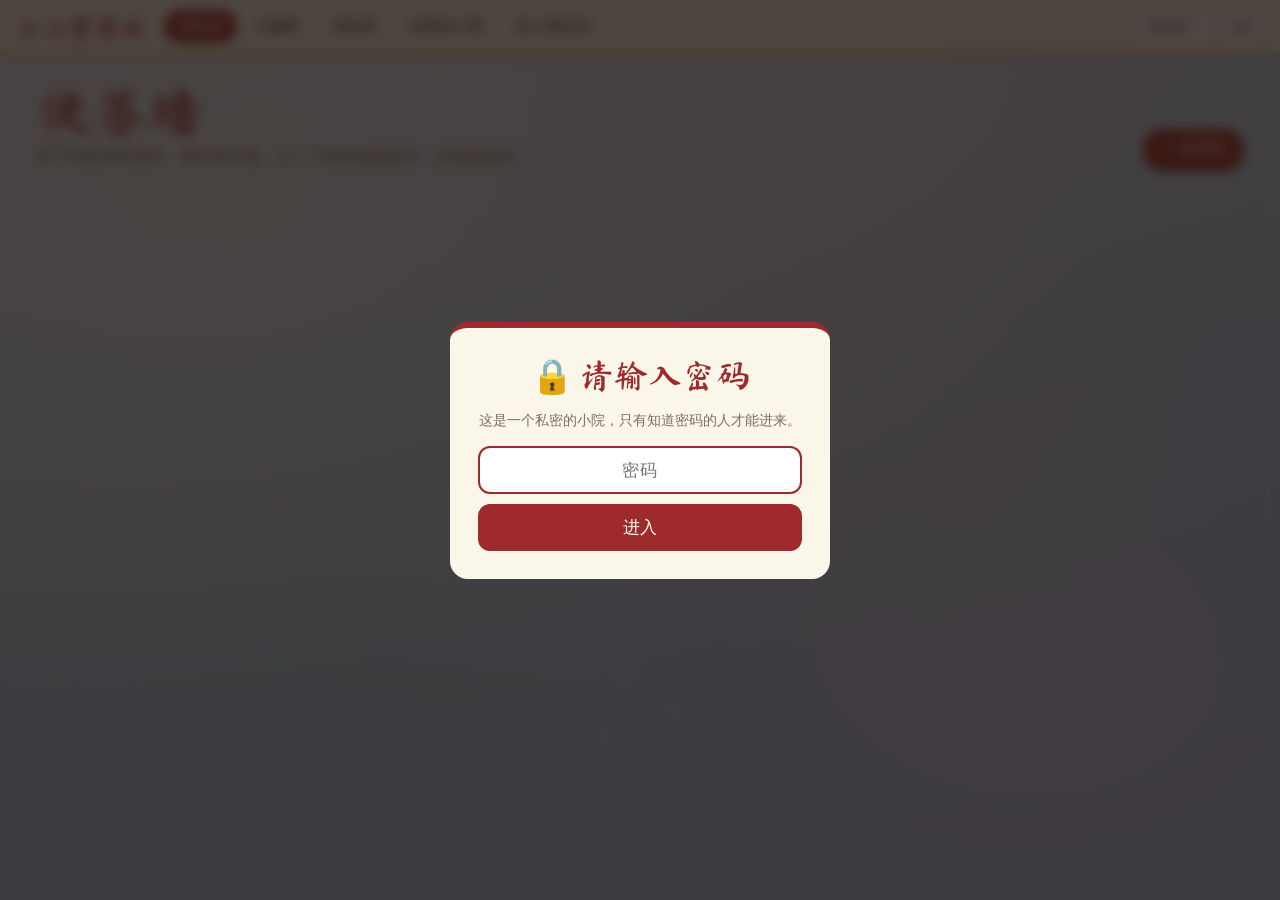
<file: index.html>
<!doctype html>
<html lang="zh-CN">
<head>
  <meta charset="utf-8">
  <meta name="viewport" content="width=device-width, initial-scale=1">
  <title>便签墙 · 小小紫禁城</title>
  <link rel="preconnect" href="https://fonts.googleapis.com">
  <link rel="stylesheet" href="https://fonts.googleapis.com/css2?family=Ma+Shan+Zheng&display=swap">
  <link rel="stylesheet" href="common.css">
  <link rel="stylesheet" href="notes.css">
</head>
<body data-page="notes" class="palace">
  <main class="wall">
    <header class="wall-head">
      <div>
        <h1 data-i18n="wallTitle">便签墙</h1>
        <p data-i18n="wallSub"></p>
      </div>
      <button id="add" class="btn-red" data-i18n="newNote">＋ 新便签</button>
    </header>
    <div id="notes" class="notes"></div>
    <p id="empty" class="empty" data-i18n="emptyWall" hidden></p>
  </main>

  <div id="editor" class="modal" hidden>
    <form id="form" class="sheet">
      <h2 id="editHead"></h2>
      <div id="pv" class="note preview">
        <input id="fTitle" class="n-title" data-i18n-ph="titlePh" maxlength="120" autocomplete="off">
        <textarea id="fBody" class="n-body" data-i18n-ph="bodyPh" rows="5" maxlength="10000"></textarea>
      </div>
      <div class="row"><span data-i18n="noteColor"></span><div id="noteColors" class="swatches"></div></div>
      <div class="row"><span data-i18n="textColor"></span><div id="textColors" class="swatches"></div></div>
      <div class="actions">
        <button type="button" id="cancel" class="btn-soft" data-i18n="cancel"></button>
        <button type="submit" class="btn-red" data-i18n="save"></button>
      </div>
    </form>
  </div>


  <script src="config.js"></script>
  <script src="common.js?v=letter-1"></script>
  <script src="bg.js"></script>
  <script src="notes.js"></script>
</body>
</html>
</file>
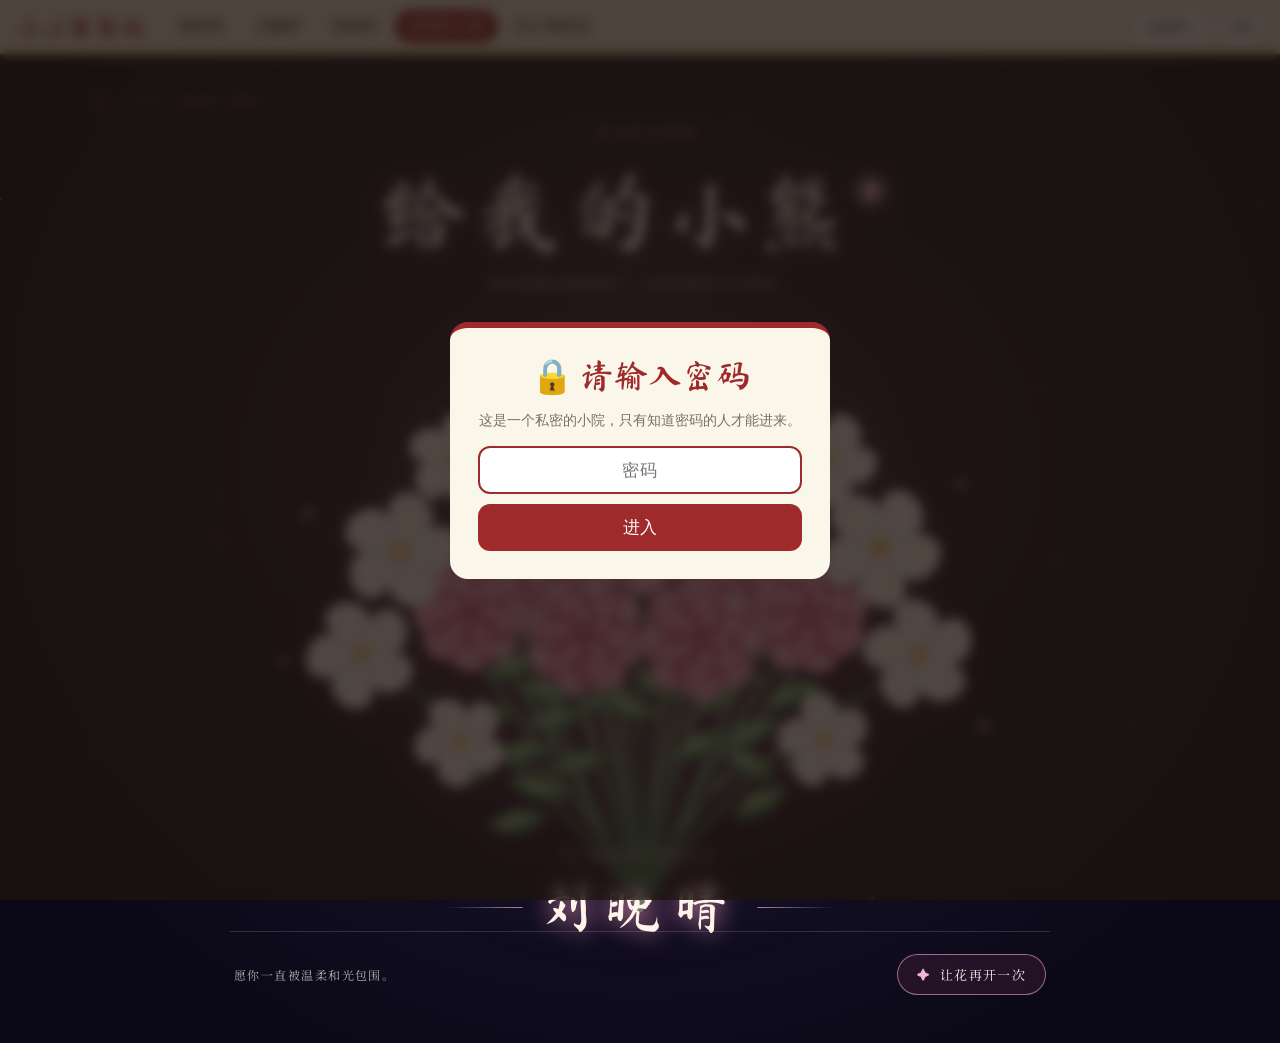
<file: flowers.html>
<!doctype html>
<html lang="zh-CN">
<head>
  <meta charset="utf-8">
  <meta name="viewport" content="width=device-width, initial-scale=1">
  <meta name="theme-color" content="#0b0918">
  <title>给我的小熊 · 刘晚晴</title>
  <link rel="preconnect" href="https://fonts.googleapis.com">
  <link rel="stylesheet" href="https://fonts.googleapis.com/css2?family=Ma+Shan+Zheng&family=Noto+Serif+SC:wght@400;500&display=swap">
  <link rel="stylesheet" href="common.css">
  <link rel="stylesheet" href="flowers.css">
</head>
<body data-page="flowers" class="flower-page">
  <canvas id="nightSky" class="night-sky" aria-hidden="true"></canvas>
  <main class="flower-main">
    <div class="opening" aria-hidden="true"><span>01</span><span class="line"></span><span>为你写一束花</span></div>
    <header class="flower-head">
      <p class="overline" data-flower-zh="一束会发光的花" data-flower-en="A little bouquet of light">一束会发光的花</p>
      <h1><span data-flower-zh="给我的小熊" data-flower-en="For my little bear">给我的小熊</span><span class="asterisk"> ✳</span></h1>
      <p class="flower-sub" data-flower-zh="粉色玫瑰会慢慢盛开，白色鸡蛋花守在两旁。" data-flower-en="Pink roses bloom slowly, with white plumerias at their sides.">粉色玫瑰会慢慢盛开，白色鸡蛋花守在两旁。</p>
    </header>

    <section class="scene" aria-label="粉色玫瑰和白色鸡蛋花在星空下慢慢绽放">
      <div class="scene-glow" aria-hidden="true"></div>
      <svg id="bouquet" viewBox="0 0 900 720" role="img" aria-labelledby="bouquetTitle bouquetDesc" preserveAspectRatio="xMidYMid meet">
        <title id="bouquetTitle">送给刘晚晴的花束</title>
        <desc id="bouquetDesc">粉色玫瑰从画面中心生长，白色鸡蛋花环绕两侧，星星在夜空中闪烁。</desc>
      </svg>
      <div class="name-plaque">
        <span class="name-line" aria-hidden="true"></span>
        <span class="name-label" data-flower-zh="每一颗星星都写着你的名字" data-flower-en="Every star carries your name">每一颗星星都写着你的名字</span>
        <strong>刘晚晴</strong>
        <span class="name-line" aria-hidden="true"></span>
      </div>
    </section>

    <footer class="flower-foot">
      <p data-flower-zh="愿你一直被温柔和光包围。" data-flower-en="May you always be surrounded by gentleness and light.">愿你一直被温柔和光包围。</p>
      <button id="replayBloom" type="button"><span aria-hidden="true">✦</span> <span data-flower-zh="让花再开一次" data-flower-en="Bloom again">让花再开一次</span></button>
    </footer>
  </main>
  <script src="config.js"></script>
  <script src="common.js?v=letter-1"></script>
  <script src="flowers.js"></script>
</body>
</html>
</file>
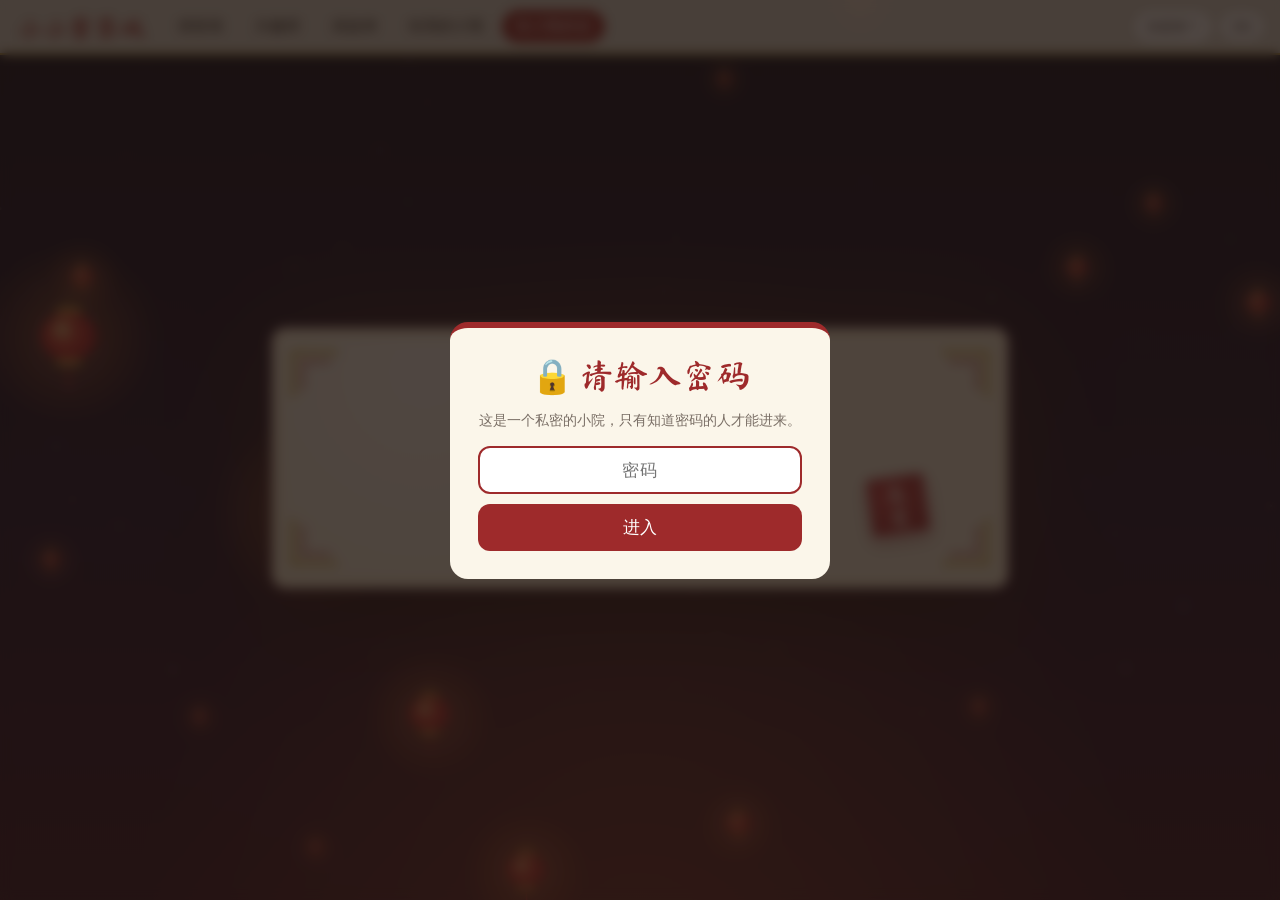
<file: letter.html>
<!doctype html>
<html lang="zh-CN">
<head>
  <meta charset="utf-8">
  <meta name="viewport" content="width=device-width, initial-scale=1">
  <meta name="theme-color" content="#120b22">
  <title>给小熊的信 · 小小紫禁城</title>
  <link rel="preconnect" href="https://fonts.googleapis.com">
  <link rel="stylesheet" href="https://fonts.googleapis.com/css2?family=Ma+Shan+Zheng&family=Noto+Serif+SC:wght@400;600&display=swap">
  <link rel="stylesheet" href="common.css">
  <link rel="stylesheet" href="letter.css">
</head>
<body data-page="letter" class="letter-page">
  <canvas id="lanterns" class="lanterns" aria-hidden="true"></canvas>
  <main class="letter-main">
    <div id="stage" class="stage">
      <article id="letter" class="letter">
        <span class="corner tl" aria-hidden="true"></span><span class="corner tr" aria-hidden="true"></span>
        <span class="corner bl" aria-hidden="true"></span><span class="corner br" aria-hidden="true"></span>
        <p class="eyebrow" data-i18n="eyebrow">一封写给你的信</p>
        <h1 id="lTitle"></h1>
        <div class="divider" aria-hidden="true"><span></span><i></i><span></span></div>
        <div id="lBody" class="poem"></div>
        <p id="lEmpty" class="l-empty" data-i18n="noLetter" hidden></p>
        <p id="lSign" class="sign"></p>
        <div class="seal" aria-hidden="true"><span>永</span><span>爱</span></div>
      </article>
    </div>
  </main>
  <script src="config.js"></script>
  <script src="common.js?v=letter-1"></script>
  <script src="letter.js"></script>
</body>
</html>
</file>
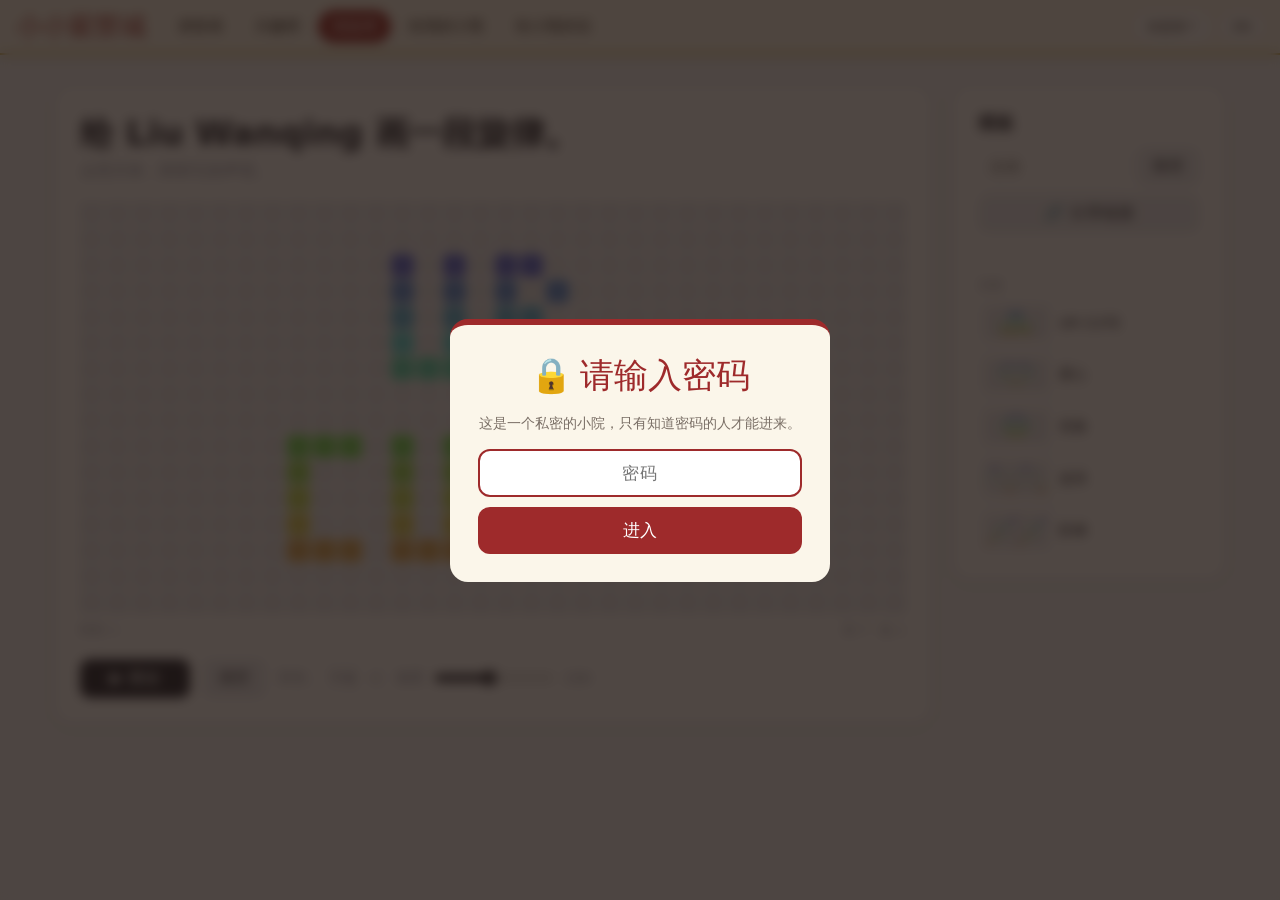
<file: paint.html>
<!doctype html>
<html lang="zh-CN">
<head>
  <meta charset="utf-8">
  <meta name="viewport" content="width=device-width, initial-scale=1">
  <title>给 Liu Wanqing 的旋律</title>
  <link rel="stylesheet" href="common.css">
  <link rel="stylesheet" href="style.css">
</head>
<body data-page="paint">
  <main class="app">
    <section class="board">
      <div class="head">
        <h1 data-i18n="h1">给 Liu Wanqing 画一段旋律。</h1>
      </div>
      <p class="sub" data-i18n="sub">点亮方块，听听它的声音。</p>
      <div id="grid" class="grid"></div>
      <div class="axis"><span data-i18n="time">时间 →</span><span data-i18n="pitch">高 ↑ · 低 ↓</span></div>
      <div class="controls">
        <button id="play" class="primary">▶ 播放</button>
        <button id="clear" data-i18n="clear">清空</button>
        <label><span data-i18n="sound">音色</span>
          <select id="sound">
            <option value="handpan" data-i18n="handpan">手碟</option>
            <option value="xylo" data-i18n="xylo">木琴</option>
          </select>
        </label>
        <label class="tempo"><span data-i18n="tempo">速度</span>
          <input id="tempo" type="range" min="60" max="260" value="150">
          <span id="bpm">150</span>
        </label>
      </div>
    </section>

    <aside class="side">
      <h2 data-i18n="templates">模板</h2>
      <div class="save">
        <input id="name" data-i18n-ph="namePh" placeholder="名称" maxlength="30">
        <button id="save" data-i18n="save">保存</button>
      </div>
      <button id="share" class="wide" data-i18n="share">🔗 分享链接</button>
      <p id="msg" class="msg"></p>
      <ul id="list" class="list"></ul>
    </aside>
  </main>
  <script src="config.js"></script>
  <script src="common.js?v=letter-1"></script>
  <script src="app.js"></script>
</body>
</html>
</file>
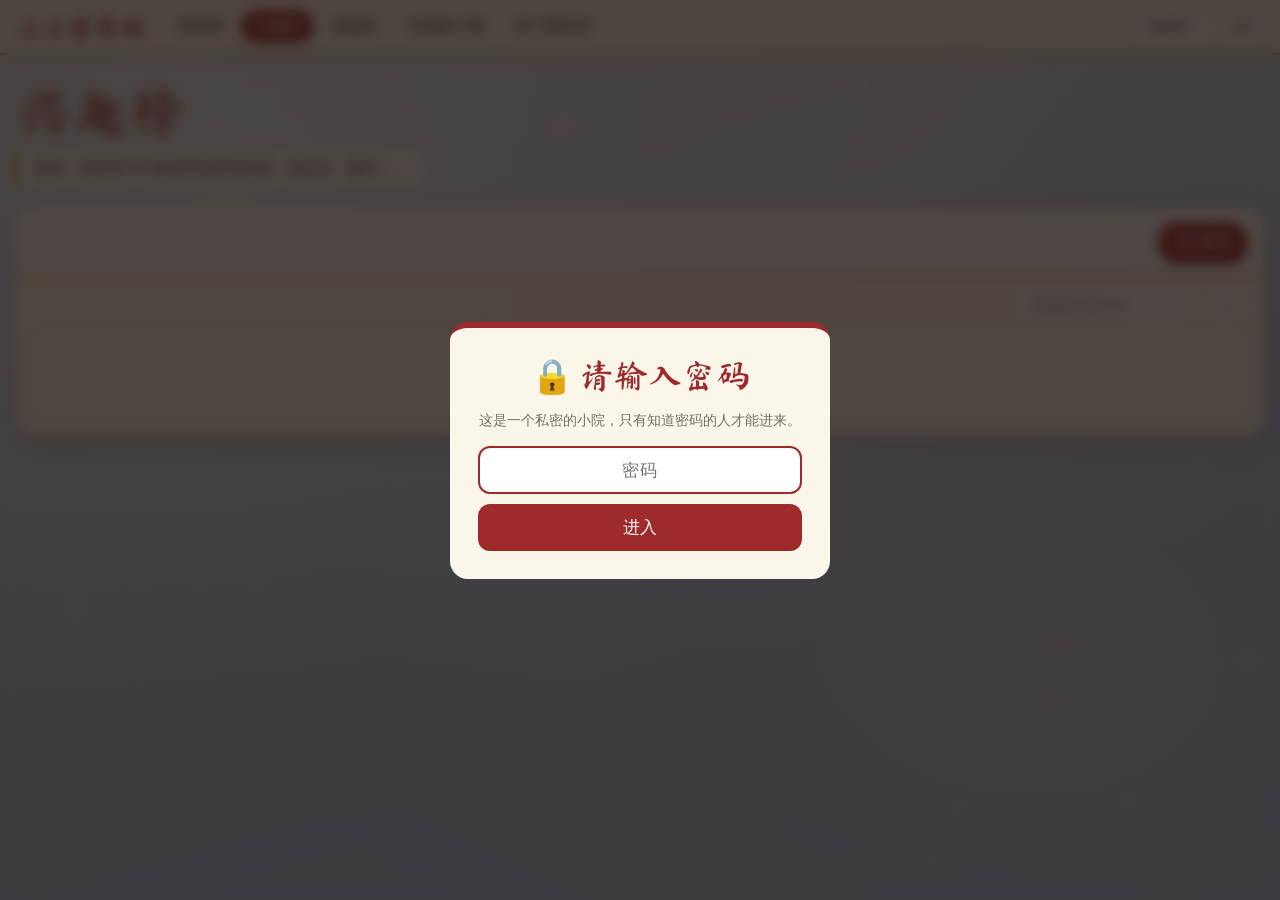
<file: tier.html>
<!doctype html>
<html lang="zh-CN">
<head>
  <meta charset="utf-8">
  <meta name="viewport" content="width=device-width, initial-scale=1">
  <title>兴趣榜 · 小小紫禁城</title>
  <link rel="preconnect" href="https://fonts.googleapis.com">
  <link rel="stylesheet" href="https://fonts.googleapis.com/css2?family=Ma+Shan+Zheng&display=swap">
  <link rel="stylesheet" href="common.css">
  <link rel="stylesheet" href="tier.css">
</head>
<body data-page="tier" class="palace">
  <main class="tier-page">
    <header class="tier-head">
      <h1 data-i18n="tierTitle">兴趣榜</h1>
      <p class="rules" data-i18n="rules"></p>
    </header>

    <div id="boards" class="boards">
      <section id="mine" class="board">
        <div class="board-head">
          <h2 id="mineTitle"></h2>
          <div class="acts">
            <button type="button" id="toggle" class="btn-soft"></button>
            <button type="button" id="match" class="btn-red" data-i18n="match"></button>
          </div>
        </div>
        <div id="mineTiers" class="tiers"></div>
        <div class="pool-wrap">
          <div class="pool-head">
            <span id="poolTitle"></span>
            <form id="addForm" class="add-form">
              <input id="newCard" maxlength="24" data-i18n-ph="addPh" autocomplete="off">
              <button type="submit" class="btn-soft">＋</button>
            </form>
          </div>
          <div id="pool" class="drop pool" data-tier=""></div>
        </div>
      </section>

      <section id="theirs" class="board theirs" hidden>
        <div class="board-head"><h2 id="theirTitle"></h2></div>
        <div id="theirTiers" class="tiers"></div>
        <p id="theirNote" class="their-note"></p>
      </section>
    </div>
  </main>

  <div id="matchModal" class="modal" hidden>
    <div class="match-card">
      <div class="hearts" aria-hidden="true"><span>💗</span><span>💞</span><span>💖</span><span>💕</span><span>💘</span></div>
      <h2>MATCH 100%</h2>
      <p data-i18n="matchSub"></p>
      <button type="button" id="yay" class="btn-red" data-i18n="yay"></button>
    </div>
  </div>
  <div id="toast" class="toast" hidden></div>


  <script src="config.js"></script>
  <script src="common.js?v=letter-1"></script>
  <script src="bg.js"></script>
  <script src="tier.js"></script>
</body>
</html>
</file>
<file: common.css>
/* общий «дворцовый» стиль: красный лак, золото, рисовая бумага */
:root {
  --ink: #2b2320;
  --paper: #fbf6ea;
  --palace: #9e2a2b;
  --gold: #c9a227;
  --line: rgba(43, 35, 32, .14);
  --title-font: "Ma Shan Zheng", "STKaiti", "KaiTi", "Kaiti SC", serif;
  --body-font: system-ui, -apple-system, "PingFang SC", "Microsoft YaHei", "Segoe UI", sans-serif;
}

[hidden] { display: none !important; }

.topnav {
  position: sticky;
  top: 0;
  z-index: 50;
  display: flex;
  flex-wrap: wrap;
  align-items: center;
  gap: 10px 18px;
  padding-block: 10px;
  padding-left: max(16px, env(safe-area-inset-left, 0px));
  padding-right: max(16px, env(safe-area-inset-right, 0px));
  background: rgba(251, 246, 234, .88);
  backdrop-filter: blur(10px);
  border-bottom: 2px solid var(--gold);
  font-family: var(--body-font);
  color: var(--ink);
}
.topnav .brand {
  font-family: var(--title-font);
  font-size: 26px;
  color: var(--palace);
  text-decoration: none;
  line-height: 1;
}
.topnav .links { display: flex; flex-wrap: wrap; gap: 4px; flex: 1; }
.topnav .links a {
  padding: 7px 14px;
  border-radius: 999px;
  color: var(--ink);
  text-decoration: none;
  font-size: 15px;
}
.topnav .links a:hover { background: rgba(158, 42, 43, .08); }
.topnav .links a.active { background: var(--palace); color: #fff; }
.topnav .tools { display: flex; align-items: center; gap: 8px; }
.topnav .sync { font-size: 12px; color: #7a6f66; }
.topnav button {
  font: inherit;
  font-size: 13px;
  min-width: 0;
  padding: 6px 12px;
  border: 1px solid var(--line);
  border-radius: 999px;
  background: #fff;
  color: var(--ink);
  cursor: pointer;
}
.topnav button:hover { background: #fff; border-color: var(--palace); }

/* «кто ты?» */
.who-modal {
  position: fixed;
  inset: 0;
  z-index: 100;
  display: grid;
  place-items: center;
  padding: 16px;
  background: rgba(30, 20, 15, .5);
  font-family: var(--body-font);
}
.who-card {
  width: min(380px, 100%);
  padding: 28px;
  border-radius: 18px;
  background: var(--paper);
  color: var(--ink);
  text-align: center;
  border-top: 6px solid var(--palace);
}
.who-card h2 { margin: 0 0 6px; font-family: var(--title-font); font-weight: 400; font-size: 34px; color: var(--palace); }
.who-card p { margin: 0 0 20px; color: #7a6f66; font-size: 14px; }
.who-btns { display: flex; gap: 12px; justify-content: center; }
.who-btns button {
  flex: 1;
  padding: 14px 10px;
  border: 2px solid var(--palace);
  border-radius: 12px;
  background: #fff;
  color: var(--palace);
  font: inherit;
  font-size: 17px;
  cursor: pointer;
}
.who-btns button:hover, .who-btns button.on { background: var(--palace); color: #fff; }
.logout {
  margin-top: 16px;
  padding: 4px 8px;
  border: 0;
  background: transparent;
  color: #7a6f66;
  font: inherit;
  font-size: 13px;
  text-decoration: underline;
  cursor: pointer;
}

/* вход по паролю */
.gate { background: rgba(30, 20, 15, .78); backdrop-filter: blur(6px); }
.gate .who-card { display: flex; flex-direction: column; gap: 10px; }
.gate .who-card p { margin: 0 0 6px; }
.gate-input {
  padding: 12px 14px;
  border: 2px solid var(--line);
  border-radius: 12px;
  background: #fff;
  color: var(--ink);
  font: inherit;
  font-size: 17px;
  text-align: center;
  letter-spacing: .08em;
}
.gate-input:focus { outline: none; border-color: var(--palace); }
.gate .gate-msg { color: var(--palace); font-size: 14px; }
.gate-btn {
  padding: 12px;
  border: 0;
  border-radius: 12px;
  background: var(--palace);
  color: #fff;
  font: inherit;
  font-size: 17px;
  cursor: pointer;
}

@media (max-width: 560px) {
  .topnav .brand { font-size: 22px; }
  .topnav .links { order: 3; flex-basis: 100%; }
  .topnav .tools { margin-left: auto; }
  .topnav .sync { display: none; }
}

/* --- фон «дворец», кнопки, окна: для страниц с body.palace --- */
* { box-sizing: border-box; }

body.palace {
  margin: 0;
  min-height: 100vh;
  font-family: var(--body-font);
  color: var(--ink);
  background:
    radial-gradient(ellipse at 18% 22%, rgba(255, 255, 255, .55), transparent 55%),
    radial-gradient(ellipse at 82% 78%, rgba(226, 210, 255, .55), transparent 50%),
    radial-gradient(ellipse at 70% 10%, rgba(255, 222, 238, .35), transparent 45%),
    linear-gradient(165deg, #cfe7fb 0%, #a9d2f2 55%, #8fc0ea 100%) fixed;
}

/* фон: частицы (canvas) и наши фото парами — их рисует bg.js, фото только после входа по паролю */
.bg-particles { position: fixed; inset: 0; width: 100%; height: 100%; z-index: -2; pointer-events: none; }
.bg-collage { position: fixed; inset: 0; z-index: -1; overflow: hidden; pointer-events: none; }
.bg-collage figure {
  position: absolute;
  margin: 0;
  background: #fff;
  box-shadow: 0 14px 30px rgba(20, 60, 110, .22);
  rotate: var(--r, 0deg);
  animation: bob 11s ease-in-out infinite alternate;
}
.bg-collage figure::before { /* скотч */
  content: "";
  position: absolute;
  top: -8%;
  left: 50%;
  width: 34%;
  height: 9%;
  translate: -50% 0;
  background: rgba(255, 255, 255, .6);
  box-shadow: 0 1px 2px rgba(0, 0, 0, .1);
}
.bg-collage img { display: block; width: 100%; aspect-ratio: 4 / 5; object-fit: cover; object-position: center 30%; }
@keyframes bob { to { translate: 0 -9px; } }
@media (prefers-reduced-motion: reduce) { .bg-collage figure { animation: none; } }

/* окно «наши фото» */
.mgr-card {
  width: min(560px, 100%);
  max-height: calc(100vh - 32px);
  overflow-y: auto;
  padding: 24px;
  border-radius: 18px;
  background: var(--paper);
  display: flex;
  flex-direction: column;
  gap: 14px;
}
.mgr-card h2 { margin: 0; font-family: var(--title-font); font-weight: 400; font-size: 32px; color: var(--palace); }
.mgr-hint { margin: 0; font-size: 14px; color: #5d524b; }
.thumbs { display: grid; grid-template-columns: repeat(auto-fill, minmax(150px, 1fr)); gap: 12px; }
.pair { display: grid; grid-template-columns: 1fr 1fr; gap: 6px; padding: 6px; border-radius: 12px; background: rgba(158, 42, 43, .07); }
.thumb { position: relative; }
.thumb img { display: block; width: 100%; aspect-ratio: 4 / 5; object-fit: cover; border-radius: 8px; }
.thumb .n {
  position: absolute;
  top: 4px;
  left: 4px;
  min-width: 20px;
  padding: 1px 6px;
  border-radius: 999px;
  background: rgba(0, 0, 0, .55);
  color: #fff;
  font-size: 12px;
  text-align: center;
}
.thumb-tools { position: absolute; right: 4px; bottom: 4px; display: flex; gap: 3px; }
.thumb-tools button {
  width: 26px;
  height: 26px;
  padding: 0;
  border: 0;
  border-radius: 50%;
  background: rgba(255, 255, 255, .92);
  color: var(--ink);
  font-size: 12px;
  cursor: pointer;
}
.thumb-tools button:hover { background: #fff; color: var(--palace); }
.mgr-empty { grid-column: 1 / -1; margin: 10px 0; color: #5d524b; }
.mgr-busy { margin: 0; color: var(--palace); font-size: 14px; }
.mgr-actions { display: flex; justify-content: flex-end; gap: 10px; }
.mgr-add { cursor: pointer; }
.photos-btn {
  display: block;
  width: 100%;
  background: transparent;
  font: inherit;
  margin-top: 16px;
  padding: 10px;
  border: 1px dashed var(--palace);
  border-radius: 12px;
  color: var(--palace);
  font-size: 14px;
  cursor: pointer;
}
.photos-btn:hover { background: rgba(158, 42, 43, .06); }
button { font: inherit; cursor: pointer; }
.btn-red {
  padding: 10px 18px;
  border: 0;
  border-radius: 999px;
  background: var(--palace);
  color: #fff;
  font-size: 15px;
  box-shadow: 0 3px 0 #6e1c1d;
}
.btn-red:hover { filter: brightness(1.08); }
.btn-red:active { transform: translateY(2px); box-shadow: 0 1px 0 #6e1c1d; }
.btn-soft { padding: 10px 18px; border: 1px solid var(--line); border-radius: 999px; background: #fff; color: var(--ink); }
button:focus-visible, input:focus-visible, textarea:focus-visible { outline: 2px solid var(--palace); outline-offset: 2px; }

.modal {
  position: fixed;
  inset: 0;
  z-index: 80;
  display: grid;
  place-items: center;
  padding: 16px;
  overflow-y: auto;
  background: rgba(30, 20, 15, .5);
}
.credit {
  position: fixed;
  right: max(10px, env(safe-area-inset-right, 0px));
  bottom: max(8px, env(safe-area-inset-bottom, 0px));
  font-size: 11px;
  color: rgba(43, 35, 32, .55);
  text-decoration: none;
}
</file>
<file: notes.css>
/* стена: сетка листочков поверх фото дворца (фон и кнопки — в common.css) */
.wall {
  max-width: 1240px;
  margin: 0 auto;
  padding-block: 28px 60px;
  padding-left: max(16px, env(safe-area-inset-left, 0px));
  padding-right: max(16px, env(safe-area-inset-right, 0px));
}
.wall-head {
  display: flex;
  flex-wrap: wrap;
  align-items: flex-end;
  justify-content: space-between;
  gap: 16px;
  margin-bottom: 28px;
}
.wall-head h1 {
  margin: 0;
  font-family: var(--title-font);
  font-weight: 400;
  font-size: 56px;
  line-height: 1;
  color: var(--palace);
  text-wrap: balance;
}
.wall-head p { margin: 8px 0 0; max-width: 60ch; color: #5d524b; }
.empty { text-align: center; color: #5d524b; padding: 40px 0; }

/* --- листочки --- */
.notes {
  display: grid;
  grid-template-columns: repeat(auto-fill, minmax(260px, 1fr));
  gap: 26px;
  align-items: start;
}
.note {
  --nc: #fff3a8;
  --tc: #2b2320;
  position: relative;
  min-width: 0;
  padding: 22px 18px 14px;
  border-radius: 3px 3px 16px 3px;
  background: var(--nc);
  color: var(--tc);
  box-shadow: 0 10px 22px rgba(60, 30, 20, .18), 0 1px 2px rgba(60, 30, 20, .2);
  transform: rotate(var(--tilt, 0deg));
  transition: transform .2s;
}
.note::before { /* кусочек скотча */
  content: "";
  position: absolute;
  top: -10px;
  left: 50%;
  width: 84px;
  height: 22px;
  translate: -50% 0;
  rotate: -3deg;
  background: rgba(255, 255, 255, .55);
  box-shadow: 0 1px 2px rgba(0, 0, 0, .1);
}
.notes .note:hover { transform: rotate(0deg) translateY(-3px); z-index: 2; }

.n-title {
  margin: 0 0 6px;
  font-family: var(--title-font);
  font-weight: 400;
  font-size: 30px;
  line-height: 1.15;
  overflow-wrap: anywhere;
}
.n-body {
  margin: 0 0 10px;
  font-size: 15px;
  line-height: 1.55;
  white-space: pre-wrap;
  overflow-wrap: anywhere;
}
.n-meta { font-size: 12px; opacity: .6; }

.n-tools { position: absolute; top: 6px; right: 6px; display: flex; gap: 2px; opacity: 0; transition: opacity .15s; }
.note:hover .n-tools, .note:focus-within .n-tools { opacity: 1; }
.n-tools button, .a-del {
  padding: 2px 7px;
  border: 0;
  border-radius: 6px;
  background: transparent;
  color: inherit;
  opacity: .55;
}
.n-tools button:hover, .a-del:hover { opacity: 1; background: rgba(0, 0, 0, .08); }

.answers {
  list-style: none;
  margin: 12px 0 0;
  padding: 10px 0 0;
  border-top: 1px dashed rgba(0, 0, 0, .2);
  display: flex;
  flex-direction: column;
  gap: 6px;
  font-size: 14px;
  line-height: 1.45;
}
.answers li { overflow-wrap: anywhere; white-space: pre-wrap; }
.answers .a-del { font-size: 11px; opacity: 0; }
.answers li:hover .a-del { opacity: .55; }

/* --- на стене все листочки одного размера: длинный текст плавно обрезается --- */
.notes .note {
  height: 320px;
  display: flex;
  flex-direction: column;
  overflow: hidden;
  cursor: pointer;
}
.notes .n-title {
  flex-shrink: 0;
  display: -webkit-box;
  -webkit-line-clamp: 2;
  -webkit-box-orient: vertical;
  overflow: hidden;
}
.notes .n-body {
  flex: 1 1 auto;
  min-height: 0;
  overflow: hidden;
  -webkit-mask-image: linear-gradient(#000 60%, transparent);
  mask-image: linear-gradient(#000 60%, transparent);
}
.notes .n-meta { flex-shrink: 0; }
.n-last {
  flex-shrink: 0;
  margin: 8px 0 0;
  padding-top: 8px;
  border-top: 1px dashed rgba(0, 0, 0, .2);
  font-size: 14px;
  line-height: 1.45;
  overflow-wrap: anywhere;
  display: -webkit-box;
  -webkit-line-clamp: 2;
  -webkit-box-orient: vertical;
  overflow: hidden;
}
.n-foot {
  flex-shrink: 0;
  display: flex;
  justify-content: space-between;
  gap: 8px;
  margin-top: auto;
  padding-top: 10px;
  font-size: 13px;
  opacity: .7;
}
.notes .note:hover .n-open, .notes .note:focus-visible .n-open { text-decoration: underline; opacity: 1; }
.notes .note:focus-visible { outline: 3px solid var(--palace); outline-offset: 3px; }

/* --- раскрытый листочек: на весь экран, без ограничений по тексту --- */
body.no-scroll { overflow: hidden; }
.viewer { z-index: 70; place-items: start center; padding-block: 6vh; }
.note.big {
  width: min(820px, 100%);
  padding: 40px 34px 26px;
  transform: none;
  cursor: auto;
}
.note.big .n-title { margin-right: 90px; font-size: 46px; }
.note.big .n-body { font-size: 17px; line-height: 1.65; }
.note.big .answers { font-size: 16px; gap: 10px; }
.note.big .answers .a-del { opacity: .4; }
.v-bar { position: absolute; top: 12px; right: 12px; display: flex; align-items: center; gap: 4px; }
.note.big .n-tools { position: static; opacity: 1; }
.v-close {
  width: 36px;
  height: 36px;
  border: 0;
  border-radius: 50%;
  background: rgba(0, 0, 0, .08);
  color: inherit;
  font-size: 16px;
}
.v-close:hover { background: rgba(0, 0, 0, .16); }

.reply {
  display: flex;
  flex-direction: column;
  gap: 10px;
  margin-top: 16px;
  padding-top: 12px;
  border-top: 1px dashed rgba(0, 0, 0, .2);
}
.reply textarea {
  width: 100%;
  min-height: 84px;
  padding: 10px 12px;
  border: 1px solid rgba(0, 0, 0, .15);
  border-radius: 12px;
  background: rgba(255, 255, 255, .55);
  font: inherit;
  font-size: 16px;
  line-height: 1.5;
  resize: none;
  overflow: hidden;
}
.reply textarea::placeholder { color: rgba(0, 0, 0, .4); }
.reply-row { display: flex; flex-wrap: wrap; align-items: center; justify-content: space-between; gap: 10px; }
.dots { display: flex; gap: 4px; }
.dot {
  width: 14px;
  height: 14px;
  padding: 0;
  border: 2px solid rgba(255, 255, 255, .9);
  border-radius: 50%;
  box-shadow: 0 0 0 1px rgba(0, 0, 0, .15);
}
.dot.on { box-shadow: 0 0 0 2px var(--ink); }

/* --- окно создания листочка --- */
.sheet {
  width: min(460px, 100%);
  padding: 24px;
  border-radius: 18px;
  background: var(--paper);
  display: flex;
  flex-direction: column;
  gap: 16px;
}
.sheet h2 { margin: 0; font-family: var(--title-font); font-weight: 400; font-size: 30px; color: var(--palace); }
.preview { transform: none; }
.preview input, .preview textarea {
  display: block;
  width: 100%;
  padding: 0;
  border: 0;
  background: transparent;
  color: inherit;
  resize: vertical;
}
.preview input::placeholder, .preview textarea::placeholder { color: inherit; opacity: .4; }
.row { display: flex; flex-wrap: wrap; align-items: center; justify-content: space-between; gap: 10px; font-size: 14px; color: #5d524b; }
.swatches { display: flex; flex-wrap: wrap; gap: 8px; }
.swatch {
  width: 30px;
  height: 30px;
  padding: 0;
  border: 2px solid #fff;
  border-radius: 50%;
  box-shadow: 0 0 0 1px var(--line);
}
.swatch.on { box-shadow: 0 0 0 3px var(--palace); }
.actions { display: flex; justify-content: flex-end; gap: 10px; }

@media (max-width: 560px) {
  .wall-head h1 { font-size: 44px; }
  .notes { grid-template-columns: minmax(0, 1fr); }
  .notes .note { height: 260px; }
  .n-tools { opacity: 1; }
  .viewer { padding: 0; }
  .note.big { min-height: 100%; padding: 56px 18px 22px; border-radius: 0; }
  .note.big::before { display: none; }
  .note.big .n-title { margin-right: 0; font-size: 34px; }
}
@media (prefers-reduced-motion: reduce) {
  .note, .n-tools { transition: none; }
}
</file>
<file: flowers.css>
.flower-page {
  margin: 0;
  min-height: 100vh;
  overflow-x: hidden;
  color: #fff8f1;
  background: radial-gradient(ellipse at 50% 42%, #27203e 0%, #151125 42%, #0b0918 80%);
  font-family: "Noto Serif SC", "Songti SC", serif;
}
.flower-page .topnav { background: rgba(251,246,234,.96); }
.night-sky { position: fixed; inset: 0; width: 100%; height: 100%; pointer-events: none; }
.flower-main { position: relative; isolation: isolate; width: min(1160px,100%); margin: auto; padding: 40px 34px 48px; }
.flower-main::before { content: ""; position: absolute; z-index: -1; top: 10%; left: 6%; right: 6%; height: 66%; background: radial-gradient(ellipse,rgba(213,92,147,.12),transparent 68%); pointer-events: none; }
.opening { display:flex; align-items:center; gap:12px; color:#d6a6b9; font: 11px/1.5 ui-monospace,SFMono-Regular,Consolas,monospace; letter-spacing:.24em; text-transform:uppercase; opacity:.78; }
.opening .line { width:40px; height:1px; background:currentColor; }
.flower-head { text-align:center; padding-top:12px; }
.overline { color:#f2b7cf; letter-spacing:.45em; font-size:12px; margin:0 0 18px; }
.flower-head h1 { margin:0; font-family:"Ma Shan Zheng","STKaiti",serif; font-size:clamp(50px,7vw,88px); font-weight:400; line-height:1.2; letter-spacing:.07em; text-shadow:0 0 32px rgba(255,158,204,.32); }
.asterisk { display:inline-block; color:#ffbfd8; font-size:.48em; vertical-align:top; transform:translateY(.2em); animation:starPulse 3s ease-in-out infinite; }
.flower-sub { color:rgba(255,239,236,.65); font-size:14px; letter-spacing:.08em; line-height:1.9; margin:6px 0 0; }
.scene { position:relative; width:min(900px,100%); margin:-28px auto -58px; }
.scene-glow { position:absolute; inset:15% 12% 4%; border-radius:50%; background:radial-gradient(ellipse,rgba(244,135,183,.18) 0%,rgba(113,71,160,.08) 40%,transparent 70%); filter:blur(25px); pointer-events:none; animation:starPulse 6s ease-in-out infinite; }
#bouquet { display:block; width:100%; overflow:visible; position:relative; filter:drop-shadow(0 5px 25px rgba(244,112,163,.14)); }
#bouquet .stem { fill:none; stroke:url(#stemGradient); stroke-width:6; stroke-linecap:round; }
#bouquet .stem.fine { stroke-width:4; }
#bouquet .leaf { fill:url(#leafGradient); stroke:#315f48; stroke-width:1.5; }
#bouquet .flower { transform-box:fill-box; transform-origin:center; }
#bouquet .rose-outer { fill:url(#roseOuter); stroke:#a94370; stroke-width:1.3; }
#bouquet .rose-mid { fill:url(#roseMiddle); stroke:#ad476d; stroke-width:1.1; }
#bouquet .rose-inner { fill:url(#roseInner); stroke:#a64169; stroke-width:1; }
#bouquet .rose-core { fill:#ffccdc; stroke:#b4476e; stroke-width:2.2; }
#bouquet .plumeria-petal { fill:url(#plumeriaPetal); stroke:#dcd7df; stroke-width:1.3; }
#bouquet .plumeria-core { fill:#f8d48b; filter:url(#softGlow); }
#bouquet .sparkle { fill:#fff3ce; filter:url(#softGlow); }
.name-plaque { position:absolute; left:50%; bottom:6.5%; translate:-50% 0; display:flex; align-items:center; gap:17px; text-align:center; white-space:nowrap; text-shadow:0 0 25px #ed98c0; animation:nameReveal 1.2s 3.5s both; }
.name-plaque strong { font:400 clamp(30px,5vw,55px)/1.25 "Ma Shan Zheng","STKaiti",serif; letter-spacing:.22em; color:#fff4e9; }
.name-label { display:block; position:absolute; bottom:100%; left:50%; translate:-50% -11px; color:#f1b9d0; font-size:10px; letter-spacing:.28em; white-space:nowrap; }
.name-line { width:clamp(24px,6vw,80px); height:1px; background:linear-gradient(90deg,transparent,#ecb2cd); opacity:.72; }
.name-line:last-child { rotate:180deg; }
.flower-foot { display:flex; align-items:center; justify-content:space-between; gap:20px; max-width:820px; margin:0 auto; border-top:1px solid rgba(245,196,221,.18); padding:22px 4px 0; }
.flower-foot p { margin:0; color:rgba(255,239,236,.7); font-size:12px; letter-spacing:.12em; }
.flower-foot button { border:1px solid rgba(252,186,214,.55); border-radius:999px; padding:10px 19px; background:rgba(202,87,141,.12); color:#ffe4ee; font:13px "Noto Serif SC",serif; letter-spacing:.1em; transition:background .2s,box-shadow .2s,transform .2s; }
.flower-foot button:hover { background:rgba(202,87,141,.28); box-shadow:0 0 24px rgba(231,130,181,.26); transform:translateY(-2px); }
.flower-foot button:focus-visible { outline-color:#ffcee0; }
.flower-foot button span:first-child { color:#f4b6d2; margin-right:5px; }
@keyframes starPulse { 50% { opacity:.45; filter:brightness(1.5); } }
@keyframes nameReveal { from { opacity:0; transform:translateY(12px); } to { opacity:1; transform:translateY(0); } }
@keyframes stemGrow { to { stroke-dashoffset:0; } }
@keyframes flowerBloom { from { opacity:0; transform:scale(.04) rotate(-24deg); } 65% { opacity:1; transform:scale(1.08) rotate(5deg); } to { opacity:1; transform:scale(1) rotate(0); } }
@keyframes leafGrow { from { opacity:0; transform:scale(.05); } to { opacity:1; transform:scale(1); } }
@media (max-width:640px) {
  .flower-main { padding:24px 10px 32px; }
  .opening { padding-left:10px; }
  .flower-head { padding:24px 10px 0; }
  .flower-head h1 { font-size:clamp(45px,12vw,66px); }
  .flower-sub { font-size:12px; }
  .scene { width:112%; max-width:none; margin:-10px 0 -22px -6%; }
  .name-plaque { bottom:4%; }
  .name-plaque strong { font-size:34px; }
  .name-label { font-size:8px; letter-spacing:.1em; }
  .flower-foot { flex-direction:column; text-align:center; gap:16px; padding-top:18px; }
}
@media (prefers-reduced-motion:reduce) {
  .flower-page *, .flower-page *::before, .flower-page *::after { animation-duration:.01ms !important; animation-delay:0ms !important; scroll-behavior:auto !important; }
}
</file>
<file: letter.css>
/* письмо: лист рисовой бумаги в 3D над ночным небом с летящими фонариками */
body.letter-page {
  margin: 0;
  min-height: 100vh;
  font-family: var(--body-font);
  color: var(--ink);
  background:
    radial-gradient(ellipse at 50% 115%, rgba(255, 120, 60, .28), transparent 55%),
    linear-gradient(180deg, #0c0a1d 0%, #1d0f2e 55%, #3b1226 100%) fixed;
}
.lanterns { position: fixed; inset: 0; width: 100%; height: 100%; z-index: 0; pointer-events: none; }

.letter-main {
  position: relative;
  z-index: 1;
  display: grid;
  place-items: center;
  min-height: calc(100vh - 70px);
  padding-block: 48px 72px;
  padding-left: max(16px, env(safe-area-inset-left, 0px));
  padding-right: max(16px, env(safe-area-inset-right, 0px));
}
.stage { perspective: 1400px; width: min(720px, 100%); }

.letter {
  --paper: #fbf3e2;
  --red: #a3242c;
  --gold: #c9a227;
  position: relative;
  padding: 64px 64px 96px;
  border-radius: 6px;
  background:
    radial-gradient(circle at 20% 15%, rgba(255, 255, 255, .7), transparent 40%),
    repeating-linear-gradient(0deg, rgba(120, 90, 40, .025) 0 2px, transparent 2px 5px),
    var(--paper);
  box-shadow:
    0 0 0 1px rgba(201, 162, 39, .6),
    0 0 0 8px var(--paper),
    0 0 0 9px rgba(163, 36, 44, .55),
    0 40px 90px rgba(0, 0, 0, .55),
    0 0 120px rgba(255, 150, 70, .22);
  transform-style: preserve-3d;
  transform: rotateX(var(--rx, 0deg)) rotateY(var(--ry, 0deg));
  transition: transform .25s ease-out;
  animation: drift 9s ease-in-out infinite alternate;
  text-align: center;
}
@keyframes drift { to { translate: 0 -10px; } }

/* уголки в духе «回纹» */
.corner {
  position: absolute;
  width: 46px;
  height: 46px;
  border: 3px solid var(--gold);
  transform: translateZ(18px);
}
.corner::after {
  content: "";
  position: absolute;
  inset: 7px;
  border: 2px solid var(--red);
}
.corner.tl { top: 16px; left: 16px; border-right: 0; border-bottom: 0; }
.corner.tr { top: 16px; right: 16px; border-left: 0; border-bottom: 0; }
.corner.bl { bottom: 16px; left: 16px; border-right: 0; border-top: 0; }
.corner.br { bottom: 16px; right: 16px; border-left: 0; border-top: 0; }
.corner.tl::after { border-right: 0; border-bottom: 0; }
.corner.tr::after { border-left: 0; border-bottom: 0; }
.corner.bl::after { border-right: 0; border-top: 0; }
.corner.br::after { border-left: 0; border-top: 0; }

.eyebrow {
  margin: 0 0 10px;
  font-size: 13px;
  letter-spacing: .4em;
  color: #9a7b4a;
  transform: translateZ(14px);
}
.letter h1 {
  margin: 0;
  font-family: var(--title-font);
  font-weight: 400;
  font-size: 54px;
  line-height: 1.15;
  color: var(--red);
  text-wrap: balance;
  text-shadow: 0 2px 0 rgba(201, 162, 39, .35);
  transform: translateZ(40px);
}
.divider {
  display: flex;
  align-items: center;
  justify-content: center;
  gap: 12px;
  margin: 22px auto 30px;
  transform: translateZ(20px);
}
.divider span { width: 90px; height: 1px; background: linear-gradient(90deg, transparent, var(--gold), transparent); }
.divider i { width: 10px; height: 10px; rotate: 45deg; background: var(--red); box-shadow: 0 0 0 3px var(--paper), 0 0 0 4px var(--gold); }

.poem {
  font-family: "Noto Serif SC", "Songti SC", "SimSun", serif;
  font-size: 19px;
  line-height: 2.1;
  color: #3a2a22;
  transform: translateZ(24px);
}
.stanza { margin: 0 0 22px; }
.poem .line {
  display: block;
  opacity: 0;
  animation: reveal 1.1s ease forwards;
  animation-delay: calc(var(--i) * .32s + .4s);
}
@keyframes reveal { from { opacity: 0; translate: 0 10px; filter: blur(4px); } to { opacity: 1; translate: 0 0; filter: blur(0); } }

.sign {
  margin: 34px 0 0;
  font-family: var(--title-font);
  font-size: 30px;
  color: var(--red);
  text-align: right;
  transform: translateZ(30px);
}
.l-empty { color: #7a6f66; font-size: 16px; }

.seal {
  position: absolute;
  right: 84px;
  bottom: 48px;
  display: grid;
  grid-template-columns: 1fr;
  place-items: center;
  width: 58px;
  height: 58px;
  padding: 4px;
  border: 3px double rgba(255, 255, 255, .7);
  border-radius: 6px;
  background: radial-gradient(circle at 30% 30%, #d3343d, #9c1820);
  color: #fff6ea;
  font-family: var(--title-font);
  font-size: 22px;
  line-height: 1;
  rotate: -8deg;
  box-shadow: 0 6px 14px rgba(120, 10, 20, .35);
  transform: translateZ(60px);
  opacity: .92;
}

@media (max-width: 600px) {
  .letter { padding: 52px 22px 96px; }
  .letter h1 { font-size: 36px; }
  .poem { font-size: 16px; line-height: 2; }
  .corner { width: 30px; height: 30px; }
  .corner.tl, .corner.tr { top: 10px; }
  .corner.bl, .corner.br { bottom: 10px; }
  .corner.tl, .corner.bl { left: 10px; }
  .corner.tr, .corner.br { right: 10px; }
  .seal { right: 26px; bottom: 26px; width: 48px; height: 48px; font-size: 18px; }
  .sign { font-size: 24px; margin-right: 64px; }
}
@media (prefers-reduced-motion: reduce) {
  .letter { animation: none; transition: none; }
  .poem .line { animation: none; opacity: 1; }
}
</file>
<file: style.css>
/* слева сетка-холст, справа колонка шаблонов; на телефоне всё в одну колонку */
:root {
  --bg: #f3f4f8;
  --card: #ffffff;
  --fg: #1d2030;
  --muted: #868ba0;
  --border: #e4e7ee;
  --tile: #e8eaf0;
  --tile-head: #d2d7e3;
  --btn: #eceef3;
  --btn-hover: #dfe2ea;
  --primary: #1d2030;
  --primary-fg: #ffffff;
  --ok: #2a8a4a;
  --danger: #d33a3a;
  --danger-bg: #fdeaea;
  --shadow: 0 2px 12px rgba(20, 24, 40, .06);
  --font: system-ui, -apple-system, "PingFang SC", "Microsoft YaHei", "Segoe UI", sans-serif;
}
@media (prefers-color-scheme: dark) {
  :root:not([data-theme="light"]) {
    --bg: #12141b; --card: #1b1e28; --fg: #e9ebf2; --muted: #8a90a5; --border: #2a2e3a;
    --tile: #262a36; --tile-head: #363b4b; --btn: #272b37; --btn-hover: #323747;
    --primary: #e9ebf2; --primary-fg: #12141b; --ok: #5cc77f; --danger: #ff6b6b; --danger-bg: #3a1f22;
    --shadow: none; color-scheme: dark;
  }
}
:root[data-theme="dark"] {
  --bg: #12141b; --card: #1b1e28; --fg: #e9ebf2; --muted: #8a90a5; --border: #2a2e3a;
  --tile: #262a36; --tile-head: #363b4b; --btn: #272b37; --btn-hover: #323747;
  --primary: #e9ebf2; --primary-fg: #12141b; --ok: #5cc77f; --danger: #ff6b6b; --danger-bg: #3a1f22;
  --shadow: none; color-scheme: dark;
}

* { box-sizing: border-box; }
[hidden] { display: none !important; }

body {
  margin: 0;
  font-family: var(--font);
  background: var(--bg);
  color: var(--fg);
}

.app {
  display: grid;
  grid-template-columns: minmax(0, 1fr) 270px;
  align-items: start;
  gap: 24px;
  max-width: 1200px;
  margin: 0 auto;
  padding-block: 32px;
  padding-left: max(16px, env(safe-area-inset-left, 0px));
  padding-right: max(16px, env(safe-area-inset-right, 0px));
}

.board, .side {
  min-width: 0;
  background: var(--card);
  border-radius: 16px;
  padding: 24px;
  box-shadow: var(--shadow);
}

.head { display: flex; align-items: flex-start; justify-content: space-between; gap: 12px; }
h1 { font-size: 34px; font-weight: 600; margin: 0 0 4px; text-wrap: balance; }
.sub { margin: 0 0 20px; color: var(--muted); }

/* --- сетка --- */
.grid {
  display: grid;
  grid-template-columns: repeat(32, 1fr);
  gap: 3px;
  touch-action: none;
  user-select: none;
}
.cell {
  aspect-ratio: 1;
  max-width: 100%;
  border-radius: 3px;
  background: var(--tile);
  cursor: pointer;
  transition: transform .1s, filter .1s;
}
.cell.on { background: var(--c); }
.cell.head:not(.on) { background: var(--tile-head); }
.cell.on.head { transform: scale(1.3); filter: brightness(1.15); }

.axis {
  display: flex;
  justify-content: space-between;
  margin-top: 8px;
  font-size: 12px;
  color: var(--muted);
}

/* --- кнопки --- */
.controls { display: flex; flex-wrap: wrap; align-items: center; gap: 12px; margin-top: 20px; }
button, select, input { font: inherit; color: inherit; }
button {
  border: 0;
  border-radius: 10px;
  padding: 9px 16px;
  background: var(--btn);
  cursor: pointer;
}
button:hover { background: var(--btn-hover); }
button:focus-visible, select:focus-visible, input:focus-visible { outline: 2px solid var(--fg); outline-offset: 2px; }
button.primary { background: var(--primary); color: var(--primary-fg); min-width: 110px; }
button.primary:hover { background: var(--primary); filter: brightness(1.2); }
button.lang { padding: 6px 12px; font-size: 13px; }
select, .side input {
  border: 1px solid var(--border);
  border-radius: 10px;
  padding: 8px 10px;
  background: var(--card);
}
label { display: flex; align-items: center; gap: 8px; font-size: 14px; color: var(--muted); }
.tempo input { width: 120px; accent-color: var(--fg); }

/* --- шаблоны --- */
.side h2 { margin: 0 0 12px; font-size: 18px; }
.save { display: flex; gap: 8px; }
.save input { flex: 1; min-width: 0; }
.wide { width: 100%; margin-top: 8px; }
.note { margin: 10px 0 0; font-size: 13px; color: var(--muted); }
.msg { min-height: 18px; margin: 8px 0; font-size: 13px; color: var(--ok); }
.list { list-style: none; margin: 0; padding: 0; display: flex; flex-direction: column; gap: 6px; }
.list .title { margin: 10px 0 0; font-size: 12px; color: var(--muted); letter-spacing: .04em; }
.item {
  display: flex;
  align-items: center;
  gap: 10px;
  padding: 6px;
  border: 1px solid var(--border);
  border-radius: 10px;
  cursor: pointer;
}
.item:hover { background: var(--bg); }
.item canvas {
  width: 64px;
  height: 32px;
  flex-shrink: 0;
  border-radius: 4px;
  background: var(--tile);
  image-rendering: pixelated;
}
.item span { flex: 1; min-width: 0; overflow: hidden; text-overflow: ellipsis; white-space: nowrap; font-size: 14px; }
.item .del { padding: 4px 9px; background: transparent; color: var(--muted); }
.item .del:hover { background: var(--danger-bg); color: var(--danger); }

@media (max-width: 820px) {
  .app { grid-template-columns: minmax(0, 1fr); padding-block: 16px; gap: 16px; }
  .board, .side { padding: 14px; }
  .grid { gap: 1px; }
  h1 { font-size: 26px; }
}
@media (prefers-reduced-motion: reduce) {
  .cell { transition: none; }
  .cell.on.head { transform: none; }
}
</file>
<file: tier.css>
/* тир-лист: мой список слева, список партнёра открывается рядом справа */
.tier-page {
  max-width: 1400px;
  margin: 0 auto;
  padding-block: 28px 60px;
  padding-left: max(16px, env(safe-area-inset-left, 0px));
  padding-right: max(16px, env(safe-area-inset-right, 0px));
}
.tier-head { margin-bottom: 22px; }
.tier-head h1 {
  margin: 0;
  font-family: var(--title-font);
  font-weight: 400;
  font-size: 56px;
  line-height: 1;
  color: var(--palace);
}
.rules {
  display: inline-block;
  margin: 12px 0 0;
  padding: 8px 14px;
  border-left: 4px solid var(--gold);
  border-radius: 0 10px 10px 0;
  background: rgba(255, 255, 255, .7);
  font-size: 15px;
}

.boards { display: grid; grid-template-columns: minmax(0, 1fr); gap: 20px; align-items: start; }
@media (min-width: 1000px) {
  .boards.two { grid-template-columns: minmax(0, 1fr) minmax(0, 1fr); }
}

.board {
  min-width: 0;
  overflow: hidden;
  border-radius: 18px;
  background: rgba(255, 255, 255, .86);
  box-shadow: 0 10px 30px rgba(60, 30, 20, .15);
}
.board-head {
  display: flex;
  flex-wrap: wrap;
  align-items: center;
  justify-content: space-between;
  gap: 10px;
  padding: 14px 16px;
  border-bottom: 2px solid var(--gold);
}
.board-head h2 {
  margin: 0;
  font-family: var(--title-font);
  font-weight: 400;
  font-size: 30px;
  color: var(--palace);
}
.acts { display: flex; flex-wrap: wrap; gap: 8px; }

/* --- уровни --- */
.tier {
  display: grid;
  grid-template-columns: 112px minmax(0, 1fr);
  border-bottom: 1px solid var(--line);
}
.tier-label {
  display: grid;
  place-items: center;
  padding: 8px;
  background: var(--tc);
  color: var(--tt);
  font-family: var(--title-font);
  font-size: 22px;
  line-height: 1.1;
  text-align: center;
}
.drop {
  display: flex;
  flex-wrap: wrap;
  align-content: flex-start;
  gap: 6px;
  min-height: 62px;
  padding: 10px;
  transition: background .12s;
}
.drop.over { background: rgba(201, 162, 39, .18); }

.pool-wrap { padding: 12px 16px 16px; background: rgba(251, 246, 234, .75); }
.pool-head {
  display: flex;
  flex-wrap: wrap;
  align-items: center;
  justify-content: space-between;
  gap: 8px;
  margin-bottom: 8px;
  font-size: 14px;
  color: #5d524b;
}
.add-form { display: flex; gap: 6px; }
.add-form input {
  width: 180px;
  min-width: 0;
  padding: 7px 12px;
  border: 1px solid var(--line);
  border-radius: 999px;
  background: #fff;
  font: inherit;
  font-size: 14px;
}
.add-form .btn-soft { padding: 6px 14px; }
.pool {
  min-height: 90px;
  border: 2px dashed rgba(43, 35, 32, .2);
  border-radius: 12px;
  background: rgba(255, 255, 255, .6);
}

/* --- карточки --- */
.card {
  display: inline-flex;
  align-items: center;
  gap: 6px;
  padding: 6px 11px;
  border: 1px solid var(--line);
  border-radius: 10px;
  background: #fff;
  font-size: 14px;
  white-space: nowrap;
  box-shadow: 0 2px 0 rgba(43, 35, 32, .08);
  user-select: none;
}
#mine .card { cursor: grab; touch-action: none; }
#mine .card:hover { border-color: var(--gold); }
.card.dragging { opacity: .3; }
.card .x {
  padding: 0 4px;
  border: 0;
  background: transparent;
  color: #9a8f86;
  font-size: 12px;
}
.card .x:hover { color: var(--palace); }
.ghost {
  position: fixed;
  left: 0;
  top: 0;
  z-index: 90;
  pointer-events: none;
  rotate: 4deg;
  box-shadow: 0 12px 24px rgba(60, 30, 20, .3);
}

.their-note { margin: 0; padding: 12px 16px; font-size: 14px; color: #5d524b; }

/* --- MATCH --- */
.match-card {
  position: relative;
  width: min(420px, 100%);
  padding: 40px 28px 28px;
  border-radius: 22px;
  background: var(--paper);
  border: 3px solid var(--gold);
  text-align: center;
  animation: pop .45s cubic-bezier(.2, 1.6, .4, 1);
}
.match-card h2 {
  margin: 0;
  font-family: var(--title-font);
  font-weight: 400;
  font-size: 64px;
  line-height: 1;
  color: var(--palace);
}
.match-card p { margin: 12px 0 22px; font-size: 17px; }
.hearts { display: flex; justify-content: center; gap: 10px; margin-bottom: 14px; font-size: 30px; }
.hearts span { animation: float 1.6s ease-in-out infinite; }
.hearts span:nth-child(2) { animation-delay: .2s; }
.hearts span:nth-child(3) { animation-delay: .4s; }
.hearts span:nth-child(4) { animation-delay: .6s; }
.hearts span:nth-child(5) { animation-delay: .8s; }
@keyframes pop { from { transform: scale(.6); opacity: 0; } }
@keyframes float { 50% { transform: translateY(-10px); } }

.toast {
  position: fixed;
  left: 50%;
  bottom: max(24px, env(safe-area-inset-bottom, 0px));
  z-index: 85;
  translate: -50% 0;
  padding: 10px 18px;
  border-radius: 999px;
  background: var(--ink);
  color: #fff;
  font-size: 14px;
}

@media (max-width: 560px) {
  .tier-head h1 { font-size: 44px; }
  .tier { grid-template-columns: 76px minmax(0, 1fr); }
  .tier-label { font-size: 17px; }
  .add-form input { width: 140px; }
}
@media (prefers-reduced-motion: reduce) {
  .match-card, .hearts span { animation: none; }
}
</file>
